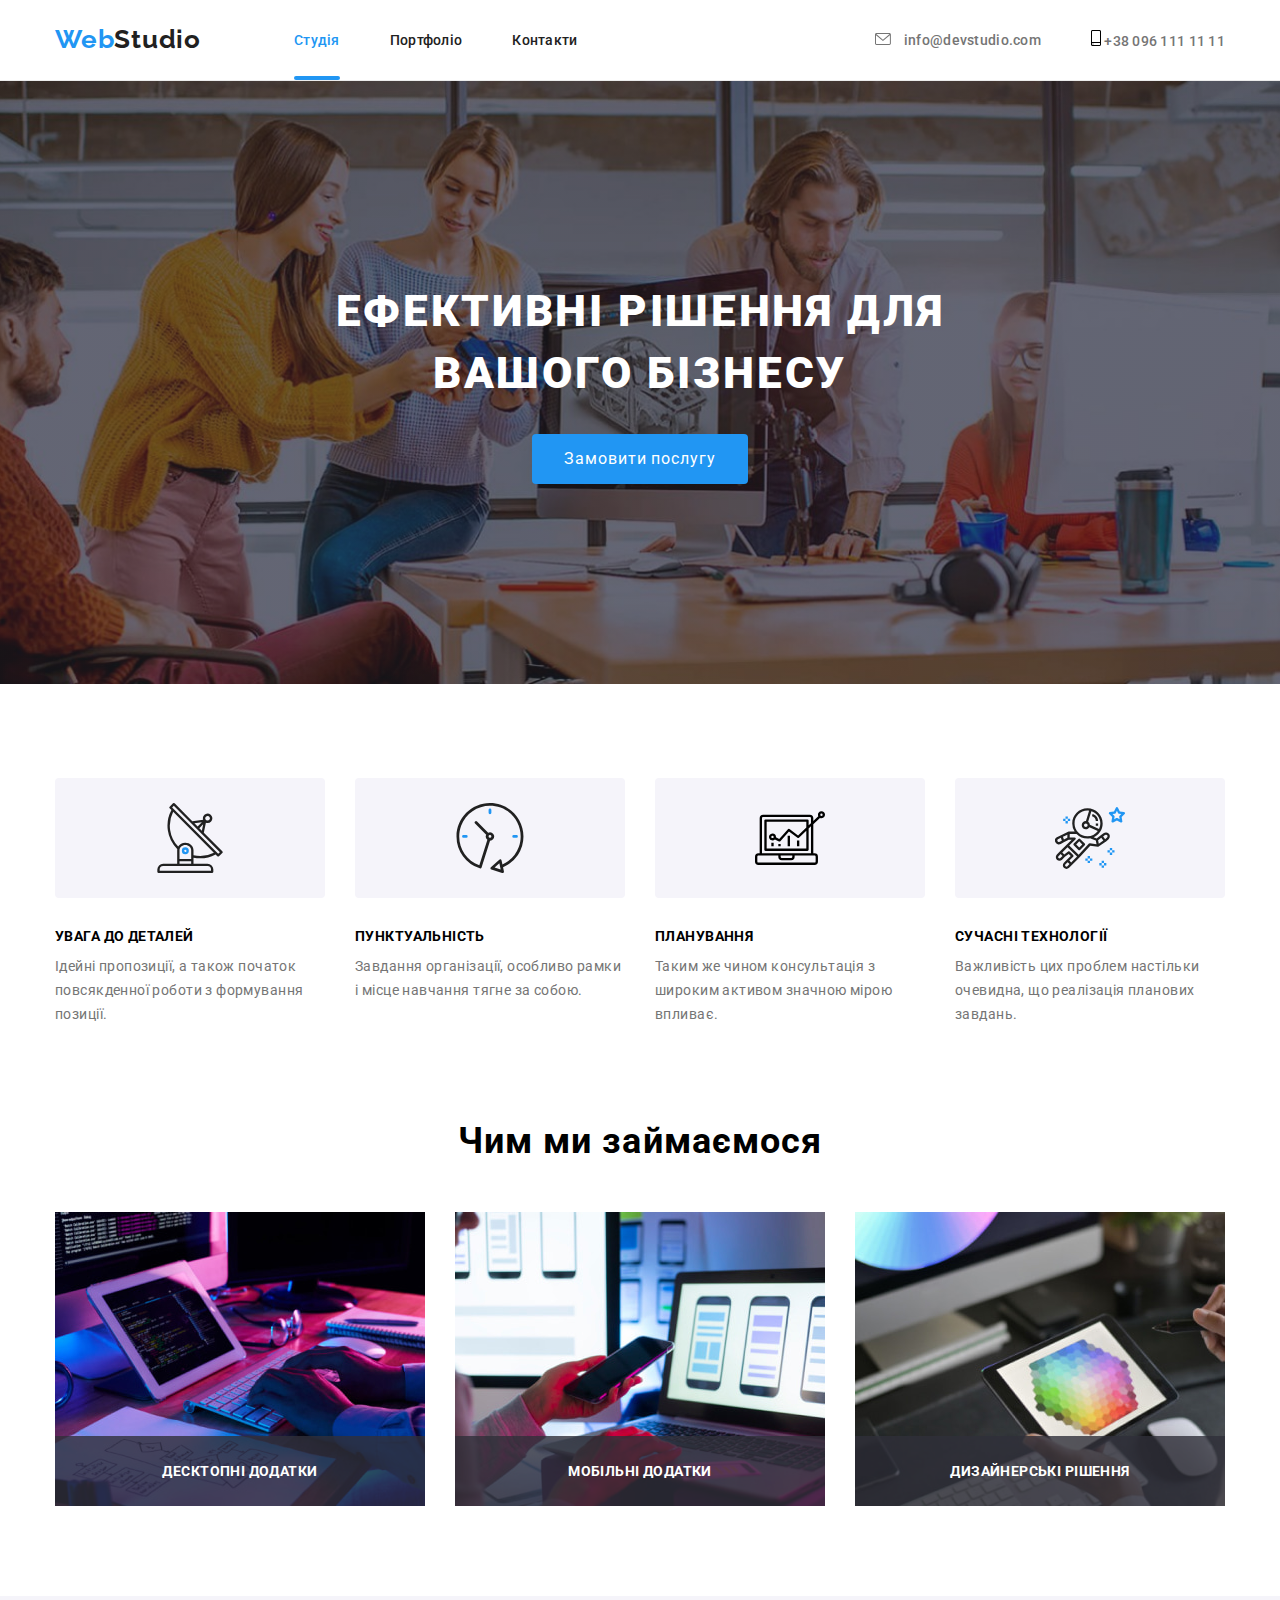
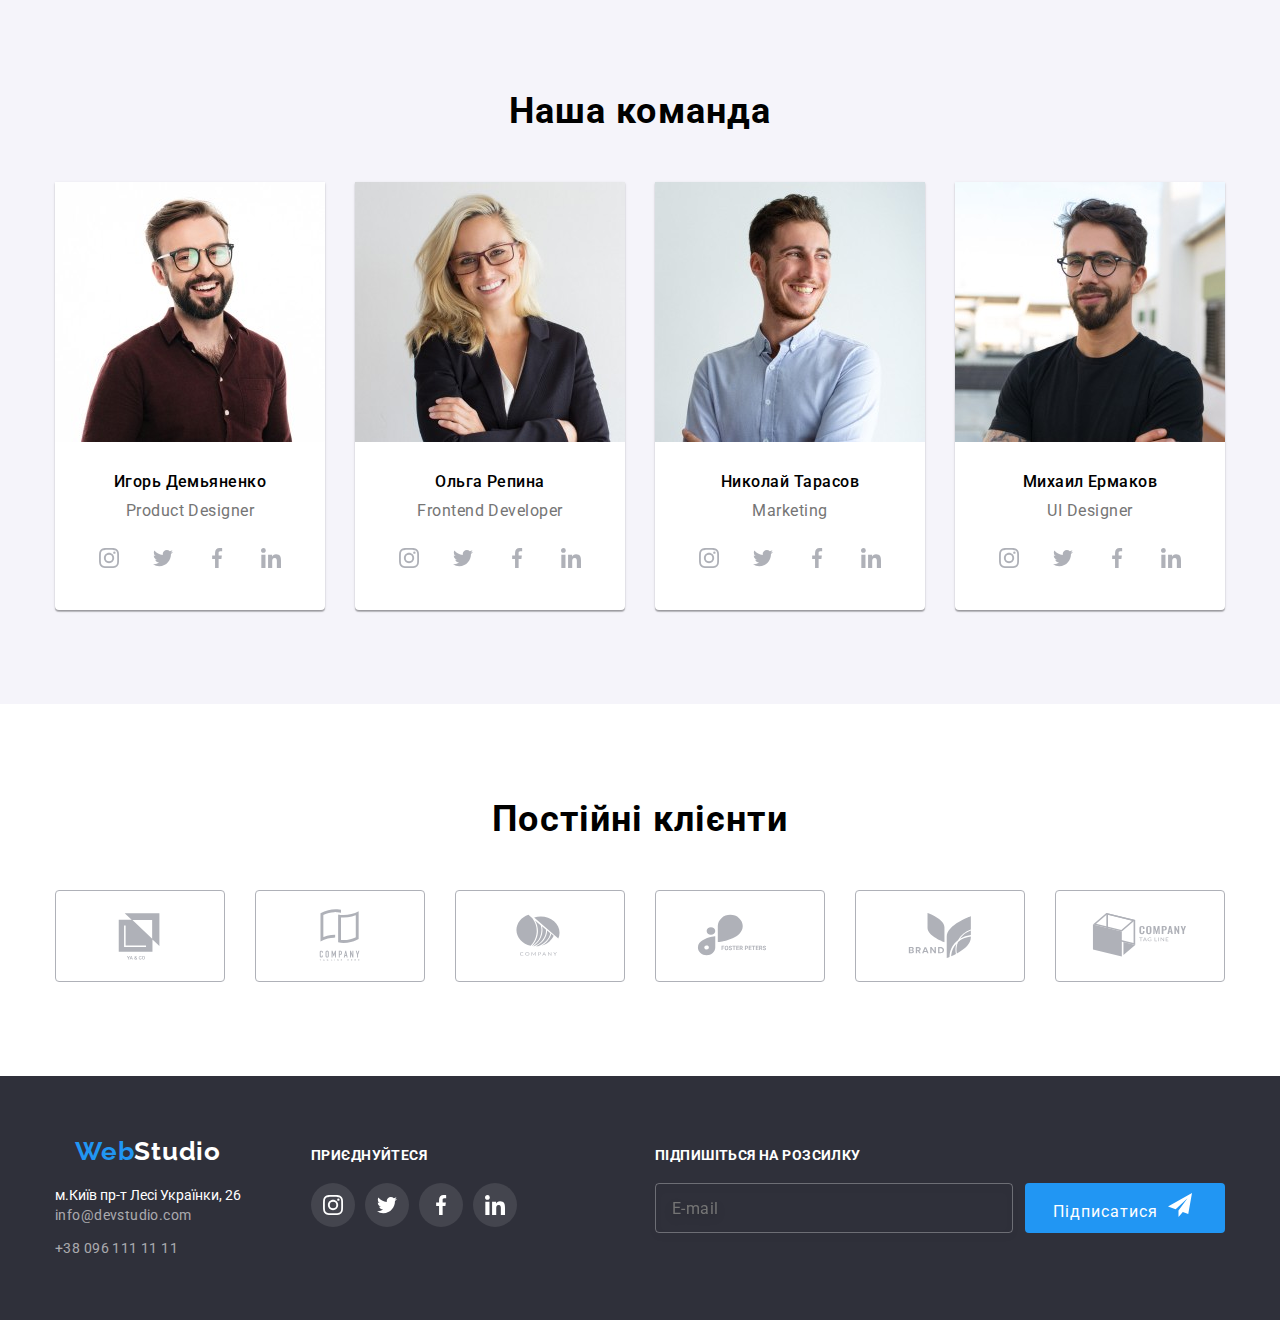
<file: index.html>
<!DOCTYPE html>
<html lang="uk">
  <head>
    <meta charset="UTF-8" />
    <meta http-equiv="X-UA-Compatible" content="IE=edge" />
    <meta name="viewport" content="width=device-width, initial-scale=1.0" />
    <title>Головна</title>
    <link rel="preconnect" href="https://fonts.googleapis.com" />
    <link rel="preconnect" href="https://fonts.gstatic.com" crossorigin />
    <link
      href="https://fonts.googleapis.com/css2?family=Raleway:wght@700&family=Roboto:wght@400;500;700;900&display=swap"
      rel="stylesheet"
    />
    <link
      rel="stylesheet"
      href="https://cdnjs.cloudflare.com/ajax/libs/modern-normalize/1.1.0/modern-normalize.min.css"
    />
    <link rel="stylesheet" href="./css/main.min.css" />
  </head>
  <body>
    <!-- HEADER -->
    <header class="header">
      <div class="container header-container">
        <nav class="header-container header-container__nav">
          <a class="logo" href="" lang="en"
            >Web<span class="logo--accent">Studio</span></a
          >
          <ul class="list site-nav">
            <li class="site-nav__item"><a class="site-nav site-nav__link current" href="./index.html">Студія</a></li>
            <li class="site-nav__item"><a class="site-nav site-nav__link" href="./portfolio.html">Портфоліо</a></li>
            <li class="site-nav__item"><a class="site-nav site-nav__link" href="">Контакти</a></li>
          </ul>
        </nav>
<button class="menu-btn" type="button" data-menu-open aria-expanded="false"
aria-controls="mobile-menu">
  <svg width="40" height="40">
    <use href="./images/icons.svg#mobile-menu"></use>
  </svg>
</button>

        <ul class="list header-container header-contacts-tablet header-container-hidden">
          <li>
            <a class="header-container__contacts" href="mailto:info@devstudio.com"
        ><svg class="header-container__icon" width="16" height="12"><use href="./images/icons.svg#envelope"></use>
        </svg> info@devstudio.com</a
            >
          </li>
          <li><a class="header-container__contacts" href="tel:+380961111111"> <svg class="header-container--icon" width="10" height="16">
            <use href="./images/icons.svg#smartphone"></use>
          </svg> +38 096 111 11 11</a></li>
        </ul>
      </div>
    </header>
    <!-- MAIN -->
    <main>
      <!-- Ефективні рішення -->
      <section class="overlay heading hero-heading">
        <h1 class="heading hero-heading__title">Ефективні рішення для вашого бізнесу</h1>
        <button type="button" class="button" data-modal-open>Замовити послугу</button>
      </section> 

      <!--  Особливості (приховано)-->
      <section class="features section">
        <div class="container">
          <h2 class="visually-hidden">Особливості компанії</h2>
          <ul class="list features__list">
            <li class="features__items">
              <div class="features__icon">
              <svg width="70" height="70">
                <use href="./images/icons.svg#antenna"></use>
              </svg>
            </div>
              <h3 class="features__item">Увага до деталей</h3>
              <p class="features__descr">
                Ідейні пропозиції, а також початок повсякденної роботи з формування позиції.
              </p>
            </li>
            <li class="features__items">
              <div class="features__icon">
                <svg width="70" height="70">
                  <use href="./images/icons.svg#clock"></use>
                </svg>
              </div>
              <h3 class="features__item">Пунктуальність</h3>
              <p class="features__descr">
                Завдання організації, особливо рамки і місце навчання тягне за собою.
              </p>
            </li>
            <li class="features__items">
              <div class="features__icon">
                <svg width="70" height="70">
                  <use href="./images/icons.svg#diagram"></use>
                </svg>
              </div>
              <h3 class="features__item">Планування</h3>
              <p class="features__descr">
                Таким же чином консультація з широким активом значною мірою впливає.
              </p>
            </li>
            <li class="features__items">
              <div class="features__icon">
                <svg width="70" height="70">
                  <use href="./images/icons.svg#astronaut"></use>
                </svg>
              </div>
              <h3 class="features__item">Сучасні технології</h3>
              <p class="features__descr">
                Важливість цих проблем настільки очевидна, що реалізація планових завдань.
              </p>
            </li>
          </ul>
        </div>
      </section>

      <!-- Чим займаються -->
      <section class="section-hidden">
        <div class="container activities">
          <h2 class="heading-two">Чим ми займаємося</h2>
          <ul class="list activities__container">
            <li class="activities__item">
              <img src="./images/box1.jpg" alt="Руки на клавіатурі" width="370" height="295" />
              <div class="activities__overlay">
                <p class="activities__text">Десктопні додатки</p>
              </div>
            </li>
            <li class="activities__item">
              <img src="./images/box2.jpg" alt="Телефон у руці" width="370" height="295" />
              <div class="activities__overlay">
                <p class="activities__text">Мобільні додатки</p>
              </div>
            </li>
            <li class="activities__item">
              <img src="./images/box3.jpg" alt="Планшет у руці" width="370" height="295" />
              <div class="activities__overlay">
                <p class="activities__text">Дизайнерські рішення</p>
              </div>
            </li>
          </ul>
        </div>
      </section>

      <!-- Наша команда -->
      <section class="section team-section">
        <div class="container team-container">
          <h2 class="heading-two">Наша команда</h2>
          <ul class="list team">
            <li class="team__card">
              <img srcset="
              ./images/team-images/img1@1x_sm.jpg 450w, 
              ./images/team-images/img1@2x_sm.jpg 900w, 
              ./images/team-images/img1@1x_md.jpg 354w, 
              ./images/team-images/img1@2x_md.jpg 708w,
              ./images/team-images/img1@1x_lg.jpg 270w,
              ./images/team-images/img1@2x_lg.jpg 540w
              " 
              sizes="(min-width: 1200px) 270px, (min-width: 768px) 354px, 100vw"
              src="./images/team-images/img1@1x_sm.jpg" alt="Фото дизайнера" width="" height="" />
              <div class="team__wrapper">
                <h3 class="team__name">Игорь Демьяненко</h3>
                <p class="team__job" lang="en">Product Designer</p>
                <ul class="socials list">
                  <li class="socials__item">
                    <a class="socials__link link" href="" target="_blank" rel="noopener noreferrer" aria-label="instagram">
                      <svg class="socials__icon" width="20" height="20">
                        <use href="./images/icons.svg#instagram"></use>
                      </svg>
                    </a>
                  </li>

                  <li class="socials__item">
                    <a class="socials__link link" href="" target="_blank" rel="noopener noreferrer" aria-label="twitter">
                      <svg class="socials__icon" width="20" height="20">
                        <use href="./images/icons.svg#twitter"></use>
                      </svg>
                    </a>
                  </li>

                  <li class="socials__item">
                    <a class="socials__link link" href="" target="_blank" rel="noopener noreferrer" aria-label="facebook">
                      <svg class="socials__icon" width="20" height="20">
                        <use href="./images/icons.svg#facebook"></use>
                      </svg>
                    </a>
                  </li>

                  <li class="socials__item">
                    <a class="socials__link link" href="" target="_blank" rel="noopener noreferrer" aria-label="linkedin">
                      <svg class="socials__icon" width="20" height="20">
                        <use href="./images/icons.svg#linkedin"></use>
                      </svg>
                    </a>
                  </li>
              </div>
            </li>
            <li class="team__card">
              <img srcset="
              ./images/team-images/img2@1x_sm.jpg 450w, 
              ./images/team-images/img2@2x_sm.jpg 900w, 
              ./images/team-images/img2@1x_md.jpg 354w, 
              ./images/team-images/img2@2x_md.jpg 708w,
              ./images/team-images/img2@1x_lg.jpg 270w,
              ./images/team-images/img2@2x_lg.jpg 540w
              " 
              sizes="(min-width: 1200px) 270px, (min-width: 768px) 354px, 100vw"
               src="./images/team-images/img2@1x_sm.jpg" alt="Фото разработчика" width="" height="" />
              <div class="team__wrapper">
                <h3 class="team__name">Ольга Репина</h3>
                <p class="team__job" lang="en">Frontend Developer</p>
                <ul class="socials list">
                  <li class="socials__item">
                    <a class="socials__link link" href="" target="_blank" rel="noopener noreferrer" aria-label="instagram">
                      <svg class="socials__icon" width="20" height="20">
                        <use href="./images/icons.svg#instagram"></use>
                      </svg>
                    </a>
                  </li>

                  <li class="socials__item">
                    <a class="socials__link link" href="" target="_blank" rel="noopener noreferrer" aria-label="twitter">
                      <svg class="socials__icon" width="20" height="20">
                        <use href="./images/icons.svg#twitter"></use>
                      </svg>
                    </a>
                  </li>

                  <li class="socials__item">
                    <a class="socials__link link" href="" target="_blank" rel="noopener noreferrer" aria-label="facebook">
                      <svg class="socials__icon" width="20" height="20">
                        <use href="./images/icons.svg#facebook"></use>
                      </svg>
                    </a>
                  </li>

                  <li class="socials__item">
                    <a class="socials__link link" href="" target="_blank" rel="noopener noreferrer" aria-label="linkedin">
                      <svg class="socials__icon" width="20" height="20">
                        <use href="./images/icons.svg#linkedin"></use>
                      </svg>
                    </a>
                  </li>
      
                  
              </div>
            </li>
            <li class="team__card">
              <img srcset="
              ./images/team-images/img3@1x_sm.jpg 450w, 
              ./images/team-images/img3@2x_sm.jpg 900w, 
              ./images/team-images/img3@1x_md.jpg 354w, 
              ./images/team-images/img3@2x_md.jpg 708w,
              ./images/team-images/img3@1x_lg.jpg 270w,
              ./images/team-images/img3@2x_lg.jpg 540w
              " 
              sizes="(min-width: 1200px) 270px, (min-width: 768px) 354px, 100vw"
              src="./images/team-images/img3@1x_sm.jpg" alt="Фото маркетолога" width="" height="" />
              <div class="team__wrapper">
                <h3 class="team__name">Николай Тарасов</h3>
                <p class="team__job" lang="en">Marketing</p>
                <ul class="socials list">
                  <li class="socials__item">
                    <a class="socials__link link" href="" target="_blank" rel="noopener noreferrer" aria-label="instagram">
                      <svg class="socials__icon" width="20" height="20">
                        <use href="./images/icons.svg#instagram"></use>
                      </svg>
                    </a>
                  </li>

                  <li class="socials__item">
                    <a class="socials__link link" href="" target="_blank" rel="noopener noreferrer" aria-label="twitter">
                      <svg class="socials__icon" width="20" height="20">
                        <use href="./images/icons.svg#twitter"></use>
                      </svg>
                    </a>
                  </li>

                  <li class="socials__item">
                    <a class="socials__link link" href="" target="_blank" rel="noopener noreferrer" aria-label="facebook">
                      <svg class="socials__icon" width="20" height="20">
                        <use href="./images/icons.svg#facebook"></use>
                      </svg>
                    </a>
                  </li>

                  <li class="socials__item">
                    <a class="socials__link link" href="" target="_blank" rel="noopener noreferrer" aria-label="linkedin">
                      <svg class="socials__icon" width="20" height="20">
                        <use href="./images/icons.svg#linkedin"></use>
                      </svg>
                    </a>
                  </li>
              </div>
            </li>
            <li class="team__card">
              <img srcset="
              ./images/team-images/img4@1x_sm.jpg 450w, 
              ./images/team-images/img4@2x_sm.jpg 900w, 
              ./images/team-images/img4@1x_md.jpg 354w, 
              ./images/team-images/img4@2x_md.jpg 708w,
              ./images/team-images/img4@1x_lg.jpg 270w,
              ./images/team-images/img4@2x_lg.jpg 540w
              " 
              sizes="(min-width: 1200px) 270px, (min-width: 768px) 354px, 100vw"
          
              src="./images/team-images/img4@1x_sm.jpg"
                alt="Фото дизайнера интерфейса"
                width=""
                height=""
              />
              <div class="team__wrapper">
                <h3 class="team__name">Михаил Ермаков</h3>
                <p class="team__job" lang="en">UI Designer</p>
                <ul class="socials list">
                  <li class="socials__item">
                    <a class="socials__link link" href="" target="_blank" rel="noopener noreferrer" aria-label="instagram">
                      <svg class="socials__icon" width="20" height="20">
                        <use href="./images/icons.svg#instagram"></use>
                      </svg>
                    </a>
                  </li>

                  <li class="socials__item">
                    <a class="socials__link link" href="" target="_blank" rel="noopener noreferrer" aria-label="twitter">
                      <svg class="socials__icon" width="20" height="20">
                        <use href="./images/icons.svg#twitter"></use>
                      </svg>
                    </a>
                  </li>

                  <li class="socials__item">
                    <a class="socials__link link" href="" target="_blank" rel="noopener noreferrer" aria-label="facebook">
                      <svg class="socials__icon" width="20" height="20">
                        <use href="./images/icons.svg#facebook"></use>
                      </svg>
                    </a>
                  </li>

                  <li class="socials__item">
                    <a class="socials__link link" href="" target="_blank" rel="noopener noreferrer" aria-label="linkedin">
                      <svg class="socials__icon" width="20" height="20">
                        <use href="./images/icons.svg#linkedin"></use>
                      </svg>
                    </a>
                  </li>
              </div>
            </li>
          </ul>
          </ul>
        </div>
      </section>
    

<!-- Постійні клієнти -->
<section class="section">
  <div class="container">
<h2 class="heading-two">Постійні клієнти</h2>

<ul class="clients list">
  <li class="clients">
    <a class="link clients__link" href="" target="_blank" rel="noopener noreferrer" aria-label="logo-one">
      <svg class="clients__icon" width="106" height="60">
        <use href="./images/icons.svg#logo-1"></use>
      </svg>
    </a>
  </li>

  <li class="clients">
    <a class="link clients__link" href="" target="_blank" rel="noopener noreferrer" aria-label="logo-two">
      <svg class="clients__icon" width="106" height="60">
        <use href="./images/icons.svg#logo-2"></use>
      </svg>
    </a>
  </li>
  <li class="clients">
    <a class="link clients__link" href="" target="_blank" rel="noopener noreferrer" aria-label="logo-three">
      <svg class="clients__icon" width="106" height="60">
        <use href="./images/icons.svg#logo-3"></use>
      </svg>
    </a>
  </li>
  <li class="clients">
    <a class="link clients__link" href="" target="_blank" rel="noopener noreferrer" aria-label="logo-four">
      <svg class="clients__icon" width="106" height="60">
        <use href="./images/icons.svg#logo-4"></use>
      </svg>
    </a>
  </li>
  <li class="clients">
    <a class="link clients__link" href="" target="_blank" rel="noopener noreferrer" aria-label="logo-five">
      <svg class="clients__icon" width="106" height="60">
        <use href="./images/icons.svg#logo-5"></use>
      </svg>
    </a>
  </li>
  <li class="clients">
    <a class="link clients__link" href="" target="_blank" rel="noopener noreferrer" aria-label="logo-six">
      <svg class="clients__icon" width="106" height="60">
        <use href="./images/icons.svg#logo-6"></use>
      </svg>
    </a>
  </li>
</ul>
  </div>
  

</section>
</main>
    <!-- Футер -->

    <footer class="bottom">
      <div class="container bottom-container">
        <div class="bottom-container__logo">
          <a class="bottom-logo" href="" lang="en"
          >Web<span class="bottom-logo--accent">Studio</span>
          </a
        >
        <div class="contacts-information">
        <address class="contact-info">
          <p class="contact-info__place">м.Київ пр-т Лесі Українки, 26</p>
          <ul class="list bottom-contacts">
            <li>
              <a class="bottom-contacts__item" href="mailto:info@devstudio.com">info@devstudio.com</a>
            </li>
            <li><a class="bottom-contacts__item" href="tel:+380961111111">+38 096 111 11 11</a></li>
          </ul>
        </address>
      </div>
      </div>
<div class="bottom-invitation">
  <p class="bottom-invitation__text">Приєднуйтеся</p>
  <ul class="socials list">
    <li class="bottom-socials">
      <a class="bottom-socials__link link" href="" target="_blank" rel="noopener noreferrer" aria-label="instagram">
        <svg class="bottom-socials__icon" __idth="20" height="20">
          <use href="./images/icons.svg#instagram"></use>
        </svg>
      </a>
    </li>

    <li class="bottom-socials">
      <a class="bottom-socials__link link" href="" target="_blank" rel="noopener noreferrer" aria-label="twitter">
        <svg class="bottom-socials__icon" width="20" height="20">
          <use href="./images/icons.svg#twitter"></use>
        </svg>
      </a>
    </li>

    <li class="bottom-socials">
      <a class="bottom-socials__link link" href="" target="_blank" rel="noopener noreferrer" aria-label="facebook">
        <svg class="bottom-socials__icon" width="20" height="20">
          <use href="./images/icons.svg#facebook"></use>
        </svg>
      </a>
    </li>

    <li class="bottom-socials">
      <a class="bottom-socials__link link" href="" target="_blank" rel="noopener noreferrer" aria-label="linkedin">
        <svg class="bottom-socials__icon" width="20" height="20">
          <use href="./images/icons.svg#linkedin"></use>
        </svg>
      </a>
    </li>
    </ul>
</div>

<div class="bottom-invit">
  <p class="bottom-invitation__text">Підпишіться на розсилку</p>
<form class="bottom-invitation__form">
<input class="bottom-invitation__email" type="email" name="email" placeholder="E-mail">
<button type="submit" class="bottom-button">Підписатися<svg class="bottom-button__icon" width="24" height="24">
  <use href="./images/icons.svg#icon-send"></use>
</svg> 
</button>
</form>
</div>
</div>
    </footer>

<!-- Модалка -->

<div class="backdrop is-hidden" data-modal>
<div class="modal">
  <button class="modal-btn" data-modal-close>
    <svg class="modal-btn__icon" width="18" height="18">
      <use href="./images/icons.svg#close"></use>
    </svg>
  </button>

  <form class="form">
    <strong class="form__title">Залиште свої дані, ми вам зателефонуємо</strong>
    <div class="form__group" role="group">
      <label class="form__wrap">
      <span class="form__label">Ім'я</span>
      <input class="form__input" type="text" name="user-name">
<svg class="form__icon" width="18" height="18">
  <use href="./images/icons.svg#person-black"></use>
</svg>
</label> 

<label class="form__wrap">
  <span class="form__label">Телефон</span>
  <input class="form__input" type="tel" name="user-tel">
<svg class="form__icon" width="18" height="18">
<use href="./images/icons.svg#phone-black"></use>
</svg>
</label> 

<label class="form__wrap">
  <span class="form__label">Пошта</span>
  <input class="form__input" type="email" name="user-email">
<svg class="form__icon" width="18" height="18">
<use href="./images/icons.svg#email-black"></use>
</svg>
</label> 

<label class="form__wrap">
  <span class="form__label">Коментар</span>
  <textarea class="form__input form__comment" type="text" name="comment" placeholder="Введіть текст"></textarea>
</label> 
</div> 

<!-- Приймаю умови -->

<label class="form__agreement">
  <input class="form__checkbox visually-hidden" type="checkbox" name="agreement">
  <svg class="form__agreement-icon" width="16" height="15">
<use class="form__agreement-icon form__agreement-icon--unchecked" href="./images/icons.svg#checkbox"></use>
<use class="form__agreement-icon form__agreement-icon--checked" href="./images/icons.svg#icon-check"></use>
</svg>
<span class="form__agreement-text">Погоджуюся з розсилкою та приймаю <a href="" class="form__conditions">Умови договору</a></span>
</label> 

<button class="register-form-btn" type="submit">Відправити</button>
  </form>
</div>
</div>

<!-- Mobile Menu -->
<div class="menu-overlay" data-menu>
  <div class="menu-container">
    <button class="menu-btn menu-btn--close" type="button" data-menu-close>
      <svg width="40" height="40">
        <use href="./images/icons.svg#mobile-menu-close"></use>
      </svg>
    </button>
<ul class="mobile-list list">
  <li class="mobile-list__item"><a href="./index.html" class="mobile-list__link mobile-list__link--top link">Студія</a></li>
  <li class="mobile-list__item"><a href="./portfolio.html" class="mobile-list__link mobile-list__link--top link">Портфоліо</a></li>
  <li class="mobile-list__item"><a href="" class="mobile-list__link mobile-list__link--top link">Контакти</a></li>
</ul>
<div>
<ul class="mobile-list list">
  <li class="mobile-list__item"><a href="" class="mobile-list__link mobile-list__link--accent link">+38 096 111 11 11</a></li>
  <li class="mobile-list__item"><a href="" class="mobile-list__link mobile-list__link--grey link">info@devstudio.com</a></li>
</ul>

<ul class="mobile-socials list">
  <li class="mobile-socials__item"><a href="" class="mobile-socials__link link">Instagram</a></li>
  <li class="mobile-socials__item"><a href="" class="mobile-socials__link link">Twitter</a></li>
  <li class="mobile-socials__item"><a href="" class="mobile-socials__link link">Facebook</a></li>
  <li class="mobile-socials__item"><a href="" class="mobile-socials__link link">Linkedin</a></li>
</ul>
</div>
  </div>
</div>

<script src="./js/modal.js"></script> 
<script src="./js/mobile-menu.js"></script>
  </body>
</html>
</file>
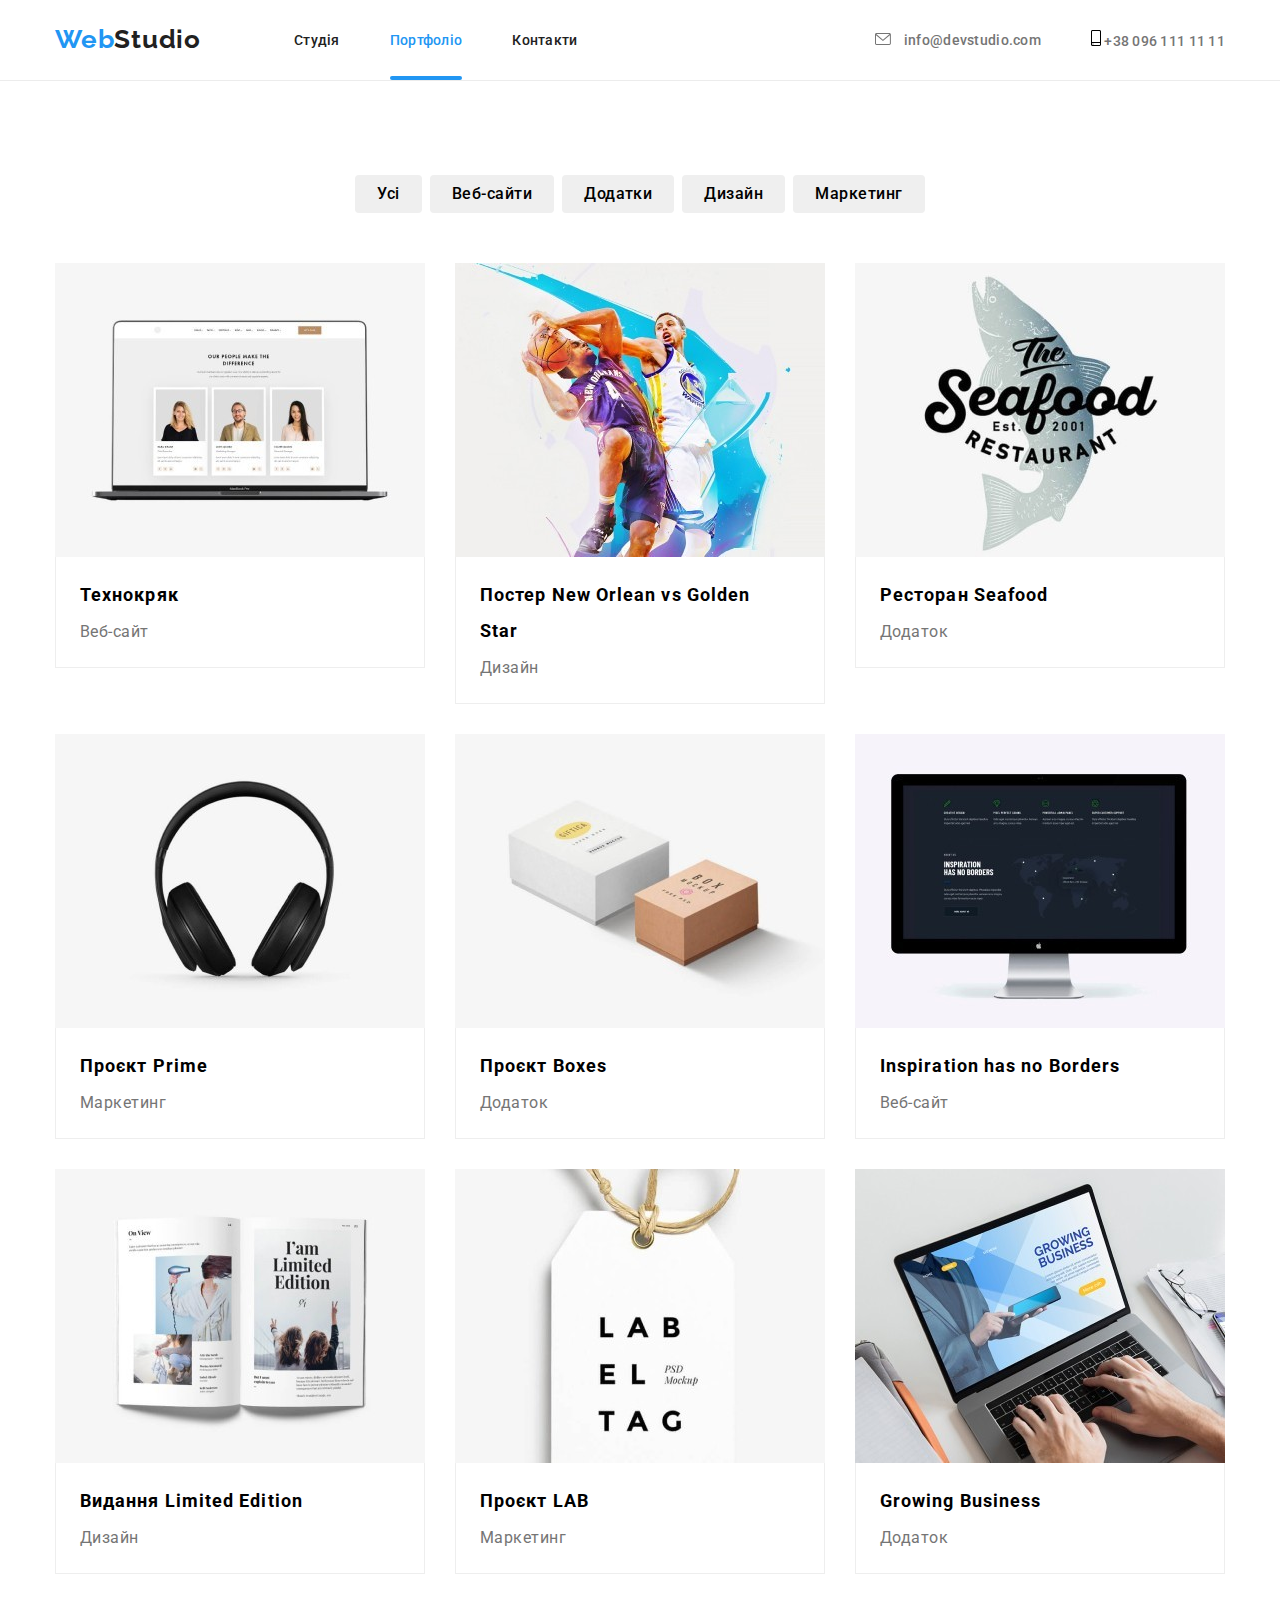
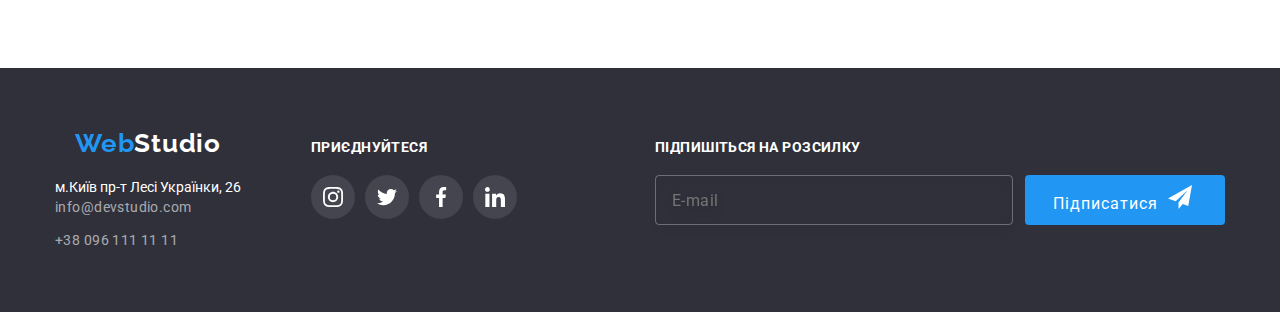
<file: portfolio.html>
<!DOCTYPE html>
<html lang="uk">
  <head>
    <meta charset="UTF-8" />
    <meta http-equiv="X-UA-Compatible" content="IE=edge" />
    <meta name="viewport" content="width=device-width, initial-scale=1.0" />
    <title>Document</title>
    <link rel="preconnect" href="https://fonts.googleapis.com" />
    <link rel="preconnect" href="https://fonts.gstatic.com" crossorigin />
    <link
      href="https://fonts.googleapis.com/css2?family=Raleway:wght@700&family=Roboto:wght@400;500;700;900&display=swap"
      rel="stylesheet"
    />
    <link
      rel="stylesheet"
      href="https://cdnjs.cloudflare.com/ajax/libs/modern-normalize/1.1.0/modern-normalize.min.css"
    />
    <link rel="stylesheet" href="./css/main.min.css" />
  </head>

  <body>
    <!-- HEADER -->
    <header class="header">
      <div class="container header-container">
        <nav class="header-container header-container__nav">
          <a class="logo" href="" lang="en">Web<span class="logo--accent">Studio</span></a>
          <ul class="list site-nav">
            <li class="site-nav__item">
              <a class="site-nav site-nav__link" href="./index.html">Студія</a>
            </li>
            <li class="site-nav__item">
              <a class="site-nav site-nav__link current" href="./portfolio.html">Портфоліо</a>
            </li>
            <li class="site-nav__item"><a class="site-nav site-nav__link" href="">Контакти</a></li>
          </ul>
        </nav>
        <button class="menu-btn" type="button" data-menu-open>
          <svg width="40" height="40">
            <use href="./images/icons.svg#mobile-menu"></use>
          </svg>
        </button>

        <ul class="list header-container header-contacts-tablet header-container-hidden">
          <li>
            <a class="header-container__contacts" href="mailto:info@devstudio.com"
              ><svg class="header-container__icon" width="16" height="12">
                <use href="./images/icons.svg#envelope"></use>
              </svg>
              info@devstudio.com</a
            >
          </li>
          <li>
            <a class="header-container__contacts" href="tel:+380961111111">
              <svg class="header-container--icon" width="10" height="16">
                <use href="./images/icons.svg#smartphone"></use>
              </svg>
              +38 096 111 11 11</a
            >
          </li>
        </ul>
      </div>
    </header>

    <main>
      <!-- Фільтр на сторінці Портфоліо -->
      <section class="filters section">
        <div class="container">
          <ul class="list filters__container">
            <li><button class="filters__button" type="button">Усі</button></li>
            <li><button class="filters__button" type="button">Веб-сайти</button></li>
            <li><button class="filters__button" type="button">Додатки</button></li>
            <li><button class="filters__button" type="button">Дизайн</button></li>
            <li><button class="filters__button" type="button">Маркетинг</button></li>
          </ul>
          <!-- Продукти компанії -->
          <ul class="list products-container">
            <li class="products">
              <a class="link products__card" href="" target="-blank" rel="noopener noreferrer">
                <div class="products__thumb">
                  <img
                    srcset="
                      ./images/products-images/img1@1x_sm.jpg 450w,
                      ./images/products-images/img1@2x_sm.jpg 900w,
                      ./images/products-images/img1@1x_md.jpg 354w,
                      ./images/products-images/img1@2x_md.jpg 708w,
                      ./images/products-images/img1@1x_lg.jpg 370w,
                      ./images/products-images/img1@2x_lg.jpg 740w
                    "
                    sizes="(min-width: 1200px) 370px, (min-width: 768px) 354px, 100vw"
                    src="./images/products-images/img1@1x_sm.jpg"
                    alt="Сайт компании"
                    width=""
                    height=""
                  />
                  <div class="products__overlay">
                    <p class="products__text">
                      Ресурс пропонує комплексні пропозиції з різним рівнем функціоналу та сервісів.
                      Все це дозволить відвідувачу отримати вичерпні відомості про компанію чи
                      приватну особу.
                    </p>
                  </div>
                </div>
                <div class="products__wrapper">
                  <h3 class="products__item">Технокряк</h3>
                  <p class="products__descr">Веб-сайт</p>
                </div>
              </a>
            </li>
            <li class="products">
              <a class="link products__card" href="" target="-blank" rel="noopener noreferrer">
                <div class="products__thumb">
                  <img
                    srcset="
                      ./images/products-images/img2@1x_sm.jpg 450w,
                      ./images/products-images/img2@2x_sm.jpg 900w,
                      ./images/products-images/img2@1x_md.jpg 354w,
                      ./images/products-images/img2@2x_md.jpg 708w,
                      ./images/products-images/img2@1x_lg.jpg 370w,
                      ./images/products-images/img2@2x_lg.jpg 740w
                    "
                    sizes="(min-width: 1200px) 370px, (min-width: 768px) 354px, 100vw"
                    src="./images/products-images/img2@1x_sm.jpg"
                    alt="Грають в баскетбол"
                    width=""
                    height=""
                  />
                  <div class="products__overlay">
                    <p class="products__text">
                      Ресурс пропонує комплексні пропозиції з різним рівнем функціоналу та сервісів.
                      Все це дозволить відвідувачу отримати вичерпні відомості про компанію чи
                      приватну особу.
                    </p>
                  </div>
                </div>
                <div class="products__wrapper">
                  <h3 class="products__item">Постер New Orlean vs Golden Star</h3>
                  <p class="products__descr">Дизайн</p>
                </div>
              </a>
            </li>
            <li class="products">
              <a class="link products__card" href="" target="-blank" rel="noopener noreferrer">
                <div class="products__thumb">
                  <img
                    srcset="
                      ./images/products-images/img3@1x_sm.jpg 450w,
                      ./images/products-images/img3@2x_sm.jpg 900w,
                      ./images/products-images/img3@1x_md.jpg 354w,
                      ./images/products-images/img3@2x_md.jpg 708w,
                      ./images/products-images/img3@1x_lg.jpg 370w,
                      ./images/products-images/img3@2x_lg.jpg 740w
                    "
                    sizes="(min-width: 1200px) 370px, (min-width: 768px) 354px, 100vw"
                    src="./images/products-images/img3@1x_sm.jpg"
                    alt="Морська їжа"
                    width=""
                    height=""
                  />
                  <div class="products__overlay">
                    <p class="products__text">
                      Ресурс пропонує комплексні пропозиції з різним рівнем функціоналу та сервісів.
                      Все це дозволить відвідувачу отримати вичерпні відомості про компанію чи
                      приватну особу.
                    </p>
                  </div>
                </div>
                <div class="products__wrapper">
                  <h3 class="products__item">Ресторан Seafood</h3>
                  <p class="products__descr">Додаток</p>
                </div>
              </a>
            </li>
            <li class="products">
              <a class="link products__card" href="" target="-blank" rel="noopener noreferrer">
                <div class="products__thumb">
                  <img
                    srcset="
                      ./images/products-images/img4@1x_sm.jpg 450w,
                      ./images/products-images/img4@2x_sm.jpg 900w,
                      ./images/products-images/img4@1x_md.jpg 354w,
                      ./images/products-images/img4@2x_md.jpg 708w,
                      ./images/products-images/img4@1x_lg.jpg 370w,
                      ./images/products-images/img4@2x_lg.jpg 740w
                    "
                    sizes="(min-width: 1200px) 370px, (min-width: 768px) 354px, 100vw"
                    src="./images/products-images/img4@1x_sm.jpg"
                    alt="Навушники"
                    width=""
                    height=""
                  />
                  <div class="products__overlay">
                    <p class="products__text">
                      Ресурс пропонує комплексні пропозиції з різним рівнем функціоналу та сервісів.
                      Все це дозволить відвідувачу отримати вичерпні відомості про компанію чи
                      приватну особу.
                    </p>
                  </div>
                </div>
                <div class="products__wrapper">
                  <h3 class="products__item">Проєкт Prime</h3>
                  <p class="products__descr">Маркетинг</p>
                </div>
              </a>
            </li>
            <li class="products">
              <a class="link products__card" href="" target="-blank" rel="noopener noreferrer">
                <div class="products__thumb">
                  <img
                    srcset="
                      ./images/products-images/img5@1x_sm.jpg 450w,
                      ./images/products-images/img5@2x_sm.jpg 900w,
                      ./images/products-images/img5@1x_md.jpg 354w,
                      ./images/products-images/img5@2x_md.jpg 708w,
                      ./images/products-images/img5@1x_lg.jpg 370w,
                      ./images/products-images/img5@2x_lg.jpg 740w
                    "
                    sizes="(min-width: 1200px) 370px, (min-width: 768px) 354px, 100vw"
                    src="./images/products-images/img5@1x_sm.jpg"
                    alt="Дві коробки"
                    width=""
                    height=""
                  />
                  <div class="products__overlay">
                    <p class="products__text">
                      Ресурс пропонує комплексні пропозиції з різним рівнем функціоналу та сервісів.
                      Все це дозволить відвідувачу отримати вичерпні відомості про компанію чи
                      приватну особу.
                    </p>
                  </div>
                </div>
                <div class="products__wrapper">
                  <h3 class="products__item">Проєкт Boxes</h3>
                  <p class="products__descr">Додаток</p>
                </div>
              </a>
            </li>
            <li class="products">
              <a class="link products__card" href="" target="-blank" rel="noopener noreferrer">
                <div class="products__thumb">
                  <img
                    srcset="
                      ./images/products-images/img6@1x_sm.jpg 450w,
                      ./images/products-images/img6@2x_sm.jpg 900w,
                      ./images/products-images/img6@1x_md.jpg 354w,
                      ./images/products-images/img6@2x_md.jpg 708w,
                      ./images/products-images/img6@1x_lg.jpg 370w,
                      ./images/products-images/img6@2x_lg.jpg 740w
                    "
                    sizes="(min-width: 1200px) 370px, (min-width: 768px) 354px, 100vw"
                    src="./images/products-images/img6@1x_sm.jpg"
                    alt="Веб-сайт"
                    width=""
                    height=""
                  />
                  <div class="products__overlay">
                    <p class="products__text">
                      Ресурс пропонує комплексні пропозиції з різним рівнем функціоналу та сервісів.
                      Все це дозволить відвідувачу отримати вичерпні відомості про компанію чи
                      приватну особу.
                    </p>
                  </div>
                </div>
                <div class="products__wrapper">
                  <h3 class="products__item">Inspiration has no Borders</h3>
                  <p class="products__descr">Веб-сайт</p>
                </div>
              </a>
            </li>
            <li class="products">
              <a class="link products__card" href="" target="-blank" rel="noopener noreferrer">
                <div class="products__thumb">
                  <img
                    srcset="
                      ./images/products-images/img7@1x_sm.jpg 450w,
                      ./images/products-images/img7@2x_sm.jpg 900w,
                      ./images/products-images/img7@1x_md.jpg 354w,
                      ./images/products-images/img7@2x_md.jpg 708w,
                      ./images/products-images/img7@1x_lg.jpg 370w,
                      ./images/products-images/img7@2x_lg.jpg 740w
                    "
                    sizes="(min-width: 1200px) 370px, (min-width: 768px) 354px, 100vw"
                    src="./images/products-images/img7@1x_sm.jpg"
                    alt="Книга"
                    width=""
                    height=""
                  />
                  <div class="products__overlay">
                    <p class="products__text">
                      Ресурс пропонує комплексні пропозиції з різним рівнем функціоналу та сервісів.
                      Все це дозволить відвідувачу отримати вичерпні відомості про компанію чи
                      приватну особу.
                    </p>
                  </div>
                </div>
                <div class="products__wrapper">
                  <h3 class="products__item">Видання Limited Edition</h3>
                  <p class="products__descr">Дизайн</p>
                </div>
              </a>
            </li>
            <li class="products">
              <a class="link products__card" href="" target="-blank" rel="noopener noreferrer">
                <div class="products__thumb">
                  <img
                    srcset="
                      ./images/products-images/img8@1x_sm.jpg 450w,
                      ./images/products-images/img8@2x_sm.jpg 900w,
                      ./images/products-images/img8@1x_md.jpg 354w,
                      ./images/products-images/img8@2x_md.jpg 708w,
                      ./images/products-images/img8@1x_lg.jpg 370w,
                      ./images/products-images/img8@2x_lg.jpg 740w
                    "
                    sizes="(min-width: 1200px) 370px, (min-width: 768px) 354px, 100vw"
                    src="./images/products-images/img8@1x_sm.jpg"
                    alt="Лейбл"
                    width=""
                    height=""
                  />
                  <div class="products__overlay">
                    <p class="products__text">
                      Ресурс пропонує комплексні пропозиції з різним рівнем функціоналу та сервісів.
                      Все це дозволить відвідувачу отримати вичерпні відомості про компанію чи
                      приватну особу.
                    </p>
                  </div>
                </div>
                <div class="products__wrapper">
                  <h3 class="products__item">Проєкт LAB</h3>
                  <p class="products__descr">Маркетинг</p>
                </div>
              </a>
            </li>
            <li class="products">
              <a class="link products__card" href="" target="-blank" rel="noopener noreferrer">
                <div class="products__thumb">
                  <img
                    srcset="
                      ./images/products-images/img9@1x_sm.jpg 450w,
                      ./images/products-images/img9@2x_sm.jpg 900w,
                      ./images/products-images/img9@1x_md.jpg 354w,
                      ./images/products-images/img9@2x_md.jpg 708w,
                      ./images/products-images/img9@1x_lg.jpg 370w,
                      ./images/products-images/img9@2x_lg.jpg 740w
                    "
                    sizes="(min-width: 1200px) 370px, (min-width: 768px) 354px, 100vw"
                    src="./images/products-images/img9@1x_sm.jpg"
                    alt="Друк на клавіатурі"
                    width=""
                    height=""
                  />
                  <div class="products__overlay">
                    <p class="products__text">
                      Ресурс пропонує комплексні пропозиції з різним рівнем функціоналу та сервісів.
                      Все це дозволить відвідувачу отримати вичерпні відомості про компанію чи
                      приватну особу.
                    </p>
                  </div>
                </div>
                <div class="products__wrapper">
                  <h3 class="products__item">Growing Business</h3>
                  <p class="products__descr">Додаток</p>
                </div>
              </a>
            </li>
          </ul>
        </div>
      </section>
    </main>

    <!-- Футер -->
    <footer class="bottom">
      <div class="container bottom-container">
        <div class="bottom-container__logo">
          <a class="bottom-logo" href="" lang="en"
          >Web<span class="bottom-logo--accent">Studio</span>
          </a
        >
        <div class="contacts-information">
        <address class="contact-info">
          <p class="contact-info__place">м.Київ пр-т Лесі Українки, 26</p>
          <ul class="list bottom-contacts">
            <li>
              <a class="bottom-contacts__item" href="mailto:info@devstudio.com">info@devstudio.com</a>
            </li>
            <li><a class="bottom-contacts__item" href="tel:+380961111111">+38 096 111 11 11</a></li>
          </ul>
        </address>
      </div>
      </div>
<div class="bottom-invitation">
  <p class="bottom-invitation__text">Приєднуйтеся</p>
  <ul class="socials list">
    <li class="bottom-socials">
      <a class="bottom-socials__link link" href="" target="_blank" rel="noopener noreferrer" aria-label="instagram">
        <svg class="bottom-socials__icon" __idth="20" height="20">
          <use href="./images/icons.svg#instagram"></use>
        </svg>
      </a>
    </li>

    <li class="bottom-socials">
      <a class="bottom-socials__link link" href="" target="_blank" rel="noopener noreferrer" aria-label="twitter">
        <svg class="bottom-socials__icon" width="20" height="20">
          <use href="./images/icons.svg#twitter"></use>
        </svg>
      </a>
    </li>

    <li class="bottom-socials">
      <a class="bottom-socials__link link" href="" target="_blank" rel="noopener noreferrer" aria-label="facebook">
        <svg class="bottom-socials__icon" width="20" height="20">
          <use href="./images/icons.svg#facebook"></use>
        </svg>
      </a>
    </li>

    <li class="bottom-socials">
      <a class="bottom-socials__link link" href="" target="_blank" rel="noopener noreferrer" aria-label="linkedin">
        <svg class="bottom-socials__icon" width="20" height="20">
          <use href="./images/icons.svg#linkedin"></use>
        </svg>
      </a>
    </li>
    </ul>
</div>

<div class="bottom-invit">
  <p class="bottom-invitation__text">Підпишіться на розсилку</p>
<form class="bottom-invitation__form">
<input class="bottom-invitation__email" type="email" name="email" placeholder="E-mail">
<button type="submit" class="bottom-button">Підписатися<svg class="bottom-button__icon" width="24" height="24">
  <use href="./images/icons.svg#icon-send"></use>
</svg> 
</button>
</form>
</div>
</div>


    <!-- Mobile Menu -->
    <div class="menu-overlay" data-menu>
      <div class="menu-container">
        <button class="menu-btn menu-btn--close" type="button" data-menu-close>
          <svg width="40" height="40">
            <use href="./images/icons.svg#mobile-menu-close"></use>
          </svg>
        </button>
    <ul class="mobile-list list">
      <li class="mobile-list__item"><a href="./index.html" class="mobile-list__link mobile-list__link--top link">Студія</a></li>
      <li class="mobile-list__item"><a href="./portfolio.html" class="mobile-list__link mobile-list__link--top link">Портфоліо</a></li>
      <li class="mobile-list__item"><a href="" class="mobile-list__link mobile-list__link--top link">Контакти</a></li>
    </ul>
    <div>
    <ul class="mobile-list list">
      <li class="mobile-list__item"><a href="" class="mobile-list__link mobile-list__link--accent link">+38 096 111 11 11</a></li>
      <li class="mobile-list__item"><a href="" class="mobile-list__link mobile-list__link--grey link">info@devstudio.com</a></li>
    </ul>
    
    <ul class="mobile-socials list">
      <li class="mobile-socials__item"><a href="" class="mobile-socials__link link">Instagram</a></li>
      <li class="mobile-socials__item"><a href="" class="mobile-socials__link link">Twitter</a></li>
      <li class="mobile-socials__item"><a href="" class="mobile-socials__link link">Facebook</a></li>
      <li class="mobile-socials__item"><a href="" class="mobile-socials__link link">Linkedin</a></li>
    </ul>
    </div>
      </div>
    </div>

    <script src="./js/modal.js"></script>
    <script src="./js/mobile-menu.js"></script>
  </body>
</html>
</file>
<file: css/main.min.css>
:root{--main-font: "Roboto", sans-serif;--additional-font: "Raleway", sans-serif;--dark-txt-color: #212121;--grey-txt-color: #757575;--white-txt-color: #ffffff;--accent-txt-color: #2196f3;--main-bgc: #ffffff;--additional-bgc: #2f303a;--accent-color: #2196f3;--grey-icon-color: #afb1b8;--accent-icon-color: #2196f3;--white-icon-color: #ffffff}.visually-hidden{position:absolute;width:1px;height:1px;margin:-1px;border:0;padding:0;white-space:nowrap;-webkit-clip-path:inset(100%);clip-path:inset(100%);clip:rect(0 0 0 0);overflow:hidden}body{font-family:var(--main-font);background:var(--main-bgc);margin:0}h1,h2,h3,h4,h5,h6,p{margin:0}img{display:block;max-width:100%;height:auto;-o-object-fit:cover;object-fit:cover;-o-object-position:center;object-position:center}.list{list-style:none;text-decoration:none;padding:0;margin:0}.link{text-decoration:none;color:currentColor}.button{color:var(--white-txt-color);background-color:var(--accent-color);border:var(--accent-color);cursor:pointer;font-size:16px;line-height:1.875;letter-spacing:.06em;font-family:inherit;padding:10px 24px;border-radius:4px;margin-top:30px;-webkit-transition-property:background-color;transition-property:background-color;-webkit-transition-duration:250ms;transition-duration:250ms;-webkit-transition-timing-function:cubic-bezier(0.4, 0, 0.2, 1);transition-timing-function:cubic-bezier(0.4, 0, 0.2, 1)}@media screen and (min-width: 1200px){.button{padding:10px 32px}}.button:hover,.button:focus{background-color:#188ce8}.register-form-btn{display:-webkit-inline-box;display:-ms-inline-flexbox;display:inline-flex;-webkit-box-align:center;-ms-flex-align:center;align-items:center;width:200px;height:50px;padding:10px 52px;border:var(--accent-color);cursor:pointer;background-color:var(--accent-color);-webkit-box-shadow:0px 4px 4px rgba(0,0,0,.15);box-shadow:0px 4px 4px rgba(0,0,0,.15);border-radius:4px;color:var(--white-txt-color);font-size:16px;line-height:1.875;text-align:center;letter-spacing:.06em}.bottom-button{display:-webkit-box;display:-ms-flexbox;display:flex;-webkit-box-align:center;-ms-flex-align:center;align-items:center;width:200px;height:50px;color:var(--white-txt-color);background-color:var(--accent-color);border:var(--accent-color);cursor:pointer;font-size:16px;line-height:1.875;letter-spacing:.06em;font-family:inherit;padding:10px 28px;border-radius:4px;margin-left:auto;margin-right:auto}@media screen and (min-width: 1200px){.bottom-button{-webkit-box-align:baseline;-ms-flex-align:baseline;align-items:baseline}}.bottom-button__icon{margin-left:10px}.modal-btn{position:absolute;top:8px;right:8px;padding:0px;display:-webkit-box;display:-ms-flexbox;display:flex;-webkit-box-pack:center;-ms-flex-pack:center;justify-content:center;-webkit-box-align:center;-ms-flex-align:center;align-items:center;background-color:var(--main-bgc);border:1px solid rgba(0,0,0,.1);cursor:pointer;-webkit-transition:fill 250ms cubic-bezier(0.4, 0, 0.2, 1),visibility 250ms cubic-bezier(0.4, 0, 0.2, 1);transition:fill 250ms cubic-bezier(0.4, 0, 0.2, 1),visibility 250ms cubic-bezier(0.4, 0, 0.2, 1)}.modal-btn:hover{fill:var(--accent-icon-color)}.register-form-btn{display:-webkit-inline-box;display:-ms-inline-flexbox;display:inline-flex;-webkit-box-align:center;-ms-flex-align:center;align-items:center;width:200px;height:50px;padding:10px 52px;border:var(--accent-color);cursor:pointer;background-color:var(--accent-color);-webkit-box-shadow:0px 4px 4px rgba(0,0,0,.15);box-shadow:0px 4px 4px rgba(0,0,0,.15);border-radius:4px;color:var(--white-txt-color);font-size:16px;line-height:1.875;text-align:center;letter-spacing:.06em}.container{margin-right:auto;margin-left:auto;padding-right:15px;padding-left:15px}@media screen and (min-width: 480px){.container{width:480px}}@media screen and (min-width: 768px){.container{width:768px}}@media screen and (min-width: 1200px){.container{width:1200px}}.logo{font-family:var(--additional-font);font-weight:700;font-size:26px;line-height:1.1923076923;letter-spacing:.03em;color:var(--accent-txt-color);text-decoration:none;margin-right:93px;padding-top:24px;padding-bottom:25px}.logo--accent{color:var(--dark-txt-color)}.overlay{max-width:100%;margin-right:auto;margin-left:auto;background-repeat:no-repeat;background-size:cover;background-position:center;background-image:-webkit-gradient(linear, left top, right top, from(rgba(47, 48, 58, 0.4)), to(rgba(47, 48, 58, 0.4))),url("../images/hero-images/img@1x_sm.jpg");background-image:linear-gradient(to right, rgba(47, 48, 58, 0.4), rgba(47, 48, 58, 0.4)),url("../images/hero-images/img@1x_sm.jpg")}@media(min-device-pixel-ratio: 2),(-webkit-min-device-pixel-ratio: 2),(min-resolution: 192dpi),(min-resolution: 2dppx){.overlay{background-image:-webkit-gradient(linear, left top, right top, from(rgba(47, 48, 58, 0.4)), to(rgba(47, 48, 58, 0.4))),url("../images/hero-images/img@2x_sm.jpg");background-image:linear-gradient(to right, rgba(47, 48, 58, 0.4), rgba(47, 48, 58, 0.4)),url("../images/hero-images/img@2x_sm.jpg")}}@media screen and (min-width: 768px){.overlay{background-image:-webkit-gradient(linear, left top, right top, from(rgba(47, 48, 58, 0.4)), to(rgba(47, 48, 58, 0.4))),url("../images/hero-images/img@1x_md.jpg");background-image:linear-gradient(to right, rgba(47, 48, 58, 0.4), rgba(47, 48, 58, 0.4)),url("../images/hero-images/img@1x_md.jpg")}}@media screen and (min-width: 768px)and (min-device-pixel-ratio: 2),screen and (min-width: 768px)and (-webkit-min-device-pixel-ratio: 2),screen and (min-width: 768px)and (min-resolution: 192dpi),screen and (min-width: 768px)and (min-resolution: 2dppx){.overlay{background-image:-webkit-gradient(linear, left top, right top, from(rgba(47, 48, 58, 0.4)), to(rgba(47, 48, 58, 0.4))),url("../images/hero-images/img@2x_md.jpg");background-image:linear-gradient(to right, rgba(47, 48, 58, 0.4), rgba(47, 48, 58, 0.4)),url("../images/hero-images/img@2x_md.jpg")}}@media screen and (min-width: 1200px){.overlay{background-image:-webkit-gradient(linear, left top, right top, from(rgba(47, 48, 58, 0.4)), to(rgba(47, 48, 58, 0.4))),url("../images/hero-images/img@1x_lgnew.jpg");background-image:linear-gradient(to right, rgba(47, 48, 58, 0.4), rgba(47, 48, 58, 0.4)),url("../images/hero-images/img@1x_lgnew.jpg")}}@media screen and (min-width: 1200px)and (min-device-pixel-ratio: 2),screen and (min-width: 1200px)and (-webkit-min-device-pixel-ratio: 2),screen and (min-width: 1200px)and (min-resolution: 192dpi),screen and (min-width: 1200px)and (min-resolution: 2dppx){.overlay{background-image:-webkit-gradient(linear, left top, right top, from(rgba(47, 48, 58, 0.4)), to(rgba(47, 48, 58, 0.4))),url("../images/hero-images/img@2x_lgnew.jpg");background-image:linear-gradient(to right, rgba(47, 48, 58, 0.4), rgba(47, 48, 58, 0.4)),url("../images/hero-images/img@2x_lgnew.jpg")}}.bottom-logo{font-family:var(--additional-font);font-weight:700;font-size:24px;line-height:1.1666666667;letter-spacing:.03em;color:var(--accent-txt-color);text-decoration:none;text-align:center;display:block}@media screen and (min-width: 1200px){.bottom-logo{font-size:26px;line-height:1.1923076923}}.bottom-logo--accent{color:var(--white-txt-color)}.bottom{background-color:var(--additional-bgc);color:var(--white-txt-color);padding-top:60px;padding-bottom:60px;text-align:center}.bottom-container{display:block;-webkit-box-align:baseline;-ms-flex-align:baseline;align-items:baseline;-webkit-box-pack:center;-ms-flex-pack:center;justify-content:center}@media screen and (min-width: 768px)and (max-width: 1199px){.bottom-container{display:-webkit-box;display:-ms-flexbox;display:flex;-webkit-box-orient:horizontal;-webkit-box-direction:normal;-ms-flex-direction:row;flex-direction:row;-ms-flex-wrap:wrap;flex-wrap:wrap}}@media screen and (min-width: 1200px){.bottom-container{display:-webkit-box;display:-ms-flexbox;display:flex;-webkit-box-orient:horizontal;-webkit-box-direction:normal;-ms-flex-direction:row;flex-direction:row}}.bottom-container__logo{margin-bottom:60px}@media screen and (min-width: 1200px){.bottom-container__logo{margin-bottom:0px}}@media screen and (min-width: 768px){.contacts-information{max-width:232px}}.contact-info{font-style:normal;font-size:14px;margin-top:20px;text-align:center}@media screen and (min-width: 768px){.contact-info{text-align:left}}@media screen and (min-width: 1200px){.contact-info{text-align:left}}.contact-info-place{margin-bottom:9px}.list.bottom-contacts{display:block;-webkit-box-orient:vertical;-webkit-box-direction:normal;-ms-flex-direction:column;flex-direction:column;gap:9px}@media screen and (min-width: 768px){.list.bottom-contacts{display:-webkit-inline-box;display:-ms-inline-flexbox;display:inline-flex}}@media screen and (min-width: 1200px){.list.bottom-contacts{display:-webkit-box;display:-ms-flexbox;display:flex}}.bottom-contacts__item{font-size:14px;line-height:1.7142857143;letter-spacing:.03em;color:rgba(255,255,255,.6);text-decoration:none;-webkit-transition-property:color;transition-property:color;-webkit-transition-duration:250ms;transition-duration:250ms;-webkit-transition-timing-function:cubic-bezier(0.4, 0, 0.2, 1);transition-timing-function:cubic-bezier(0.4, 0, 0.2, 1)}.bottom-contacts__item__item:hover,.bottom-contacts__item__item:focus{color:var(--accent-color)}.bottom-invitation{margin-bottom:60px}@media screen and (min-width: 768px)and (max-width: 1199px){.bottom-invitation{margin-left:165px}}@media screen and (min-width: 1200px){.bottom-invitation{margin-left:70px;margin-bottom:0px;-webkit-box-pack:baseline;-ms-flex-pack:baseline;justify-content:baseline}}@media screen and (min-width: 1200px){.bottom-invit{margin-left:auto}}.bottom-invitation__text{font-weight:700;font-size:14px;line-height:16px;letter-spacing:.03em;text-transform:uppercase;color:var(--white-txt-color);margin-bottom:20px;text-align:center}@media screen and (min-width: 768px){.bottom-invitation__text{text-align:center;margin-top:0px}}@media screen and (min-width: 1200px){.bottom-invitation__text{display:-webkit-box;display:-ms-flexbox;display:flex;margin-top:0px}}.bottom-socials__link{display:-webkit-box;display:-ms-flexbox;display:flex;-webkit-box-align:center;-ms-flex-align:center;align-items:center;-webkit-box-pack:center;-ms-flex-pack:center;justify-content:center;width:44px;height:44px;background-color:rgba(255,255,255,.1);border-radius:50%;-webkit-transition-property:background-color;transition-property:background-color;-webkit-transition-duration:250ms;transition-duration:250ms;-webkit-transition-timing-function:cubic-bezier(0.4, 0, 0.2, 1);transition-timing-function:cubic-bezier(0.4, 0, 0.2, 1)}.bottom-socials__icon{fill:var(--white-icon-color)}.bottom-socials__link:hover,.bottom-socials__link:focus{background-color:var(--accent-color)}.bottom-invitation__email{display:block;margin-bottom:20px;margin-left:auto;margin-right:auto;width:450px;height:50px;border:1px solid rgba(255,255,255,.3);-webkit-filter:drop-shadow(0px 4px 4px rgba(0, 0, 0, 0.15));filter:drop-shadow(0px 4px 4px rgba(0, 0, 0, 0.15));border-radius:4px;background-color:rgba(0,0,0,0);padding:15px 16px;font-size:16px;line-height:1.25;-webkit-box-align:center;-ms-flex-align:center;align-items:center;-webkit-box-pack:center;-ms-flex-pack:center;justify-content:center;letter-spacing:.03em;color:rgba(255,255,255,.6)}@media screen and (min-width: 1200px){.bottom-invitation__email{display:-webkit-box;display:-ms-flexbox;display:flex;width:358px;margin-bottom:0px}}.bottom-invitation__form{display:block;gap:12px;-webkit-box-align:center;-ms-flex-align:center;align-items:center}@media screen and (min-width: 768px)and (max-width: 1199px){.bottom-invitation__form{display:-webkit-box;display:-ms-flexbox;display:flex;-webkit-box-orient:vertical;-webkit-box-direction:normal;-ms-flex-direction:column;flex-direction:column}}@media screen and (min-width: 1200px){.bottom-invitation__form{display:-webkit-box;display:-ms-flexbox;display:flex;-webkit-box-pack:baseline;-ms-flex-pack:baseline;justify-content:baseline}}.section{padding-top:60px;padding-bottom:60px}@media screen and (min-width: 1200px){.section{padding-top:94px;padding-bottom:94px}}.backdrop{position:fixed;top:0;left:0;z-index:1000;width:100%;height:100%;background-color:rgba(0,0,0,.2);opacity:1;-webkit-transition:opacity 250ms cubic-bezier(0.4, 0, 0.2, 1),visibility 250ms cubic-bezier(0.4, 0, 0.2, 1);transition:opacity 250ms cubic-bezier(0.4, 0, 0.2, 1),visibility 250ms cubic-bezier(0.4, 0, 0.2, 1)}.backdrop.is-hidden{opacity:0;visibility:hidden;pointer-events:none}.backdrop.is-hidden .modal{-webkit-transform:translate(-50%, -50%) scale(2);transform:translate(-50%, -50%) scale(2);opacity:0}.modal{position:absolute;top:50%;left:50%;width:528px;height:581px;background-color:var(--main-bgc);-webkit-box-shadow:0px 1px 3px rgba(0,0,0,.12),0px 1px 1px rgba(0,0,0,.14),0px 2px 1px rgba(0,0,0,.2);box-shadow:0px 1px 3px rgba(0,0,0,.12),0px 1px 1px rgba(0,0,0,.14),0px 2px 1px rgba(0,0,0,.2);border-radius:4px;padding:40px;-webkit-transform:translate(-50%, -50%) scale(1);transform:translate(-50%, -50%) scale(1);opacity:1;-webkit-transition:opacity 350ms cubic-bezier(0.4, 0, 0.2, 1),-webkit-transform 350ms cubic-bezier(0.4, 0, 0.2, 1);transition:opacity 350ms cubic-bezier(0.4, 0, 0.2, 1),-webkit-transform 350ms cubic-bezier(0.4, 0, 0.2, 1);transition:transform 350ms cubic-bezier(0.4, 0, 0.2, 1),opacity 350ms cubic-bezier(0.4, 0, 0.2, 1);transition:transform 350ms cubic-bezier(0.4, 0, 0.2, 1),opacity 350ms cubic-bezier(0.4, 0, 0.2, 1),-webkit-transform 350ms cubic-bezier(0.4, 0, 0.2, 1)}.form{text-align:center}.form__title{display:block;margin-bottom:12px;font-size:20px;line-height:30px;text-align:center;letter-spacing:.03em;color:var(--dark-txt-color)}@media screen and (min-width: 1200px){.form__title{line-height:23px}}.form__group{margin-bottom:20px}.form__wrap{display:block;position:relative;margin-bottom:10px;font-size:12px;line-height:1.1666666667;letter-spacing:.01em;color:#757575}.form__wrap:last-child{margin-bottom:0}.form__label{display:block;text-align:left;margin-bottom:4px}.form__comment{resize:none;padding:12px 16px}.form__input{width:100%;border:1px solid rgba(33,33,33,.2);border-radius:4px;padding-left:42px;padding-top:12px;padding-bottom:12px;outline:rgba(0,0,0,0);cursor:pointer;-webkit-transition:border 250ms cubic-bezier(0.4, 0, 0.2, 1),visibility 250ms cubic-bezier(0.4, 0, 0.2, 1);transition:border 250ms cubic-bezier(0.4, 0, 0.2, 1),visibility 250ms cubic-bezier(0.4, 0, 0.2, 1)}.form__input:hover,.form__input:focus{border-radius:4px;border:1px solid #2196f3}.form__input:hover+.form__icon,.form__input:focus+.form__icon{fill:var(--accent-icon-color)}.form__icon{position:absolute;bottom:11px;left:12px;-webkit-transition:fill 250ms cubic-bezier(0.4, 0, 0.2, 1),visibility 250ms cubic-bezier(0.4, 0, 0.2, 1);transition:fill 250ms cubic-bezier(0.4, 0, 0.2, 1),visibility 250ms cubic-bezier(0.4, 0, 0.2, 1)}textarea::-webkit-input-placeholder{font-size:12px;line-height:1.1666666667;letter-spacing:.01em;color:rgba(117,117,117,.5)}textarea::-moz-placeholder{font-size:12px;line-height:1.1666666667;letter-spacing:.01em;color:rgba(117,117,117,.5)}textarea:-ms-input-placeholder{font-size:12px;line-height:1.1666666667;letter-spacing:.01em;color:rgba(117,117,117,.5)}textarea::-ms-input-placeholder{font-size:12px;line-height:1.1666666667;letter-spacing:.01em;color:rgba(117,117,117,.5)}textarea::placeholder{font-size:12px;line-height:1.1666666667;letter-spacing:.01em;color:rgba(117,117,117,.5)}.form__agreement{display:-webkit-box;display:-ms-flexbox;display:flex;-webkit-box-align:center;-ms-flex-align:center;align-items:center;-webkit-box-pack:center;-ms-flex-pack:center;justify-content:center;margin-bottom:30px;gap:7px;font-size:14px;line-height:1.7142857143;letter-spacing:.03em;color:var(--grey-txt-color)}.form__agreement-text{font-size:14px;line-height:1.7142857143;letter-spacing:.03em;color:var(--grey-txt-color);-webkit-user-select:none;-moz-user-select:none;-ms-user-select:none;user-select:none;text-underline-position:under}.form__checkbox:checked+.form__agreement-icon .form__agreement-icon--unchecked{opacity:0;-webkit-transition:opacity 250ms cubic-bezier(0.4, 0, 0.2, 1);transition:opacity 250ms cubic-bezier(0.4, 0, 0.2, 1)}.form__agreement-icon .form__agreement-icon--checked{opacity:0}.form__checkbox:checked+.form__agreement-icon .form__agreement-icon--checked{opacity:1}.form__conditions{font-size:14px;line-height:1.7142857143;letter-spacing:.03em;-webkit-text-decoration-line:underline;text-decoration-line:underline;color:var(--accent-txt-color)}.menu-btn{position:absolute;right:10px;top:10px;display:-webkit-inline-box;display:-ms-inline-flexbox;display:inline-flex;-webkit-box-align:center;-ms-flex-align:center;align-items:center;-webkit-box-pack:center;-ms-flex-pack:center;justify-content:center;width:40px;height:40px;background-color:rgba(0,0,0,0);border:none;cursor:pointer;fill:#000;-webkit-transition-property:fill;transition-property:fill;-webkit-transition-duration:250ms;transition-duration:250ms;-webkit-transition-timing-function:cubic-bezier(0.4, 0, 0.2, 1);transition-timing-function:cubic-bezier(0.4, 0, 0.2, 1)}@media screen and (min-width: 768px){.menu-btn{display:none}}@media screen and (min-width: 1200px){.menu-btn{display:none}}.menu-btn:hover,.menu-btn:focus{fill:var(--accent-icon-color)}.menu-btn--close{position:absolute;right:15px;top:10px;cursor:pointer}.menu-overlay{position:fixed;top:0;left:0;width:100%;height:100%;z-index:100;background-color:rgba(0,0,0,0);opacity:0;pointer-events:none;visibility:hidden;-webkit-transition:opacity 250ms cubic-bezier(0.4, 0, 0.2, 1),visibility 250ms cubic-bezier(0.4, 0, 0.2, 1);transition:opacity 250ms cubic-bezier(0.4, 0, 0.2, 1),visibility 250ms cubic-bezier(0.4, 0, 0.2, 1)}@media screen and (min-width: 768px){.menu-overlay{display:none}}.menu-overlay.is-open{opacity:1;pointer-events:initial;visibility:visible}.menu-container{position:relative;display:-webkit-box;display:-ms-flexbox;display:flex;-webkit-box-orient:vertical;-webkit-box-direction:normal;-ms-flex-direction:column;flex-direction:column;-webkit-box-pack:justify;-ms-flex-pack:justify;justify-content:space-between;width:100%;height:100%;background-color:var(--main-bgc);padding:48px 40px;-webkit-transform:translateX(100%);transform:translateX(100%);-webkit-transition:-webkit-transform 250ms cubic-bezier(0.4, 0, 0.2, 1);transition:-webkit-transform 250ms cubic-bezier(0.4, 0, 0.2, 1);transition:transform 250ms cubic-bezier(0.4, 0, 0.2, 1);transition:transform 250ms cubic-bezier(0.4, 0, 0.2, 1), -webkit-transform 250ms cubic-bezier(0.4, 0, 0.2, 1)}.menu-overlay.is-open .menu-container{-webkit-transform:translateX(0);transform:translateX(0)}.mobile-list{display:-webkit-box;display:-ms-flexbox;display:flex;-webkit-box-orient:vertical;-webkit-box-direction:normal;-ms-flex-direction:column;flex-direction:column;gap:32px}.mobile-list:first-child{margin-bottom:auto}.mobile-list__link--top{font-weight:500;font-size:40px;line-height:1.175;letter-spacing:.02em;color:var(--dark-txt-color)}.mobile-list__link--top:hover,.mobile-list__link--top:focus{color:var(--accent-txt-color)}.mobile-socials{display:-webkit-box;display:-ms-flexbox;display:flex;-ms-flex-wrap:wrap;flex-wrap:wrap;-webkit-box-orient:horizontal;-webkit-box-direction:normal;-ms-flex-direction:row;flex-direction:row;gap:10px;margin-top:64px}.mobile-socials__link{font-weight:500;font-size:18px;line-height:1.2222222222;letter-spacing:.02em;color:var(--accent-txt-color)}.mobile-socials__item{display:-webkit-box;display:-ms-flexbox;display:flex;gap:10px}.mobile-socials__item:not(:last-child):after{content:"";width:1px;background-color:rgba(33,33,33,.2)}.mobile-list__link--accent{font-weight:500;font-size:34px;line-height:1.1764705882;letter-spacing:.02em;color:var(--accent-txt-color)}.mobile-list__link--grey{font-weight:500;font-size:24px;line-height:28px;letter-spacing:.02em;color:var(--grey-txt-color)}.header{border-bottom:1px solid #ececec}.list.header-container{gap:50px}.header-container{display:-webkit-box;display:-ms-flexbox;display:flex;-webkit-box-align:center;-ms-flex-align:center;align-items:center}.header-container__nav{margin-right:auto}.header-container__contacts{font-weight:500;font-size:14px;line-height:1.1428571429;letter-spacing:.02em;color:var(--grey-txt-color);text-decoration:none;-webkit-transition-property:color;transition-property:color;-webkit-transition-duration:250ms;transition-duration:250ms;-webkit-transition-timing-function:cubic-bezier(0.4, 0, 0.2, 1);transition-timing-function:cubic-bezier(0.4, 0, 0.2, 1)}@media screen and (min-width: 768px)and (max-width: 1199px){.header-container__contacts{margin-right:auto;font-size:12px;line-height:1.1666666667}}.header-container--contacts:hover,.header-container--contacts:focus{color:var(--accent-color)}.header-container__icon{fill:currentColor;margin-right:10px}@media screen and (max-width: 767px){.header-container-hidden{display:none}}@media screen and (min-width: 768px)and (max-width: 1199px){.header-contacts-tablet{display:block;-webkit-box-pack:baseline;-ms-flex-pack:baseline;justify-content:baseline}}.site-nav{position:relative;font-weight:500;font-size:14px;line-height:1.1428571429;letter-spacing:.02em;text-decoration:none;color:var(--dark-txt-color);-webkit-transition-property:color;transition-property:color;-webkit-transition-duration:250ms;transition-duration:250ms;-webkit-transition-timing-function:cubic-bezier(0.4, 0, 0.2, 1);transition-timing-function:cubic-bezier(0.4, 0, 0.2, 1)}@media screen and (max-width: 767px){.site-nav{visibility:hidden}}.site-nav__link{padding-top:32px;padding-bottom:32px;display:block}.site-nav:hover,.site-nav:focus{color:var(--accent-color)}.site-nav__item{position:relative}.site-nav__link.current::after{content:"";position:absolute;bottom:0;left:0;display:block;width:100%;height:4px;background-color:var(--accent-color);border-radius:2px}.list.site-nav{display:-webkit-box;display:-ms-flexbox;display:flex;gap:50px}.list .site-nav.current{color:var(--accent-txt-color)}.heading{font-family:inherit;font-weight:900;font-size:26px;line-height:1.6153846154;text-align:center;letter-spacing:.06em;text-transform:uppercase;color:var(--white-txt-color)}@media screen and (min-width: 1200px){.heading{font-size:44px;line-height:1.4}}.hero-heading{padding-top:200px;padding-bottom:200px}.hero-heading__title{max-width:360px;margin-left:auto;margin-right:auto}@media screen and (min-width: 1200px){.hero-heading__title{max-width:696px}}.heading-two{font-weight:700;font-size:28px;line-height:1.1785714286;letter-spacing:.03em;text-align:center;margin-bottom:30px}@media screen and (min-width: 1200px){.heading-two{font-size:36px;line-height:1.1666666667;margin-bottom:50px}}.features__list{display:-webkit-box;display:-ms-flexbox;display:flex;-webkit-box-orient:vertical;-webkit-box-direction:normal;-ms-flex-direction:column;flex-direction:column;gap:30px}@media screen and (min-width: 768px){.features__list{-webkit-box-orient:horizontal;-webkit-box-direction:normal;-ms-flex-direction:row;flex-direction:row;-ms-flex-wrap:wrap;flex-wrap:wrap}}.features__items{width:100%}@media screen and (min-width: 768px){.features__items{max-width:354px}}@media screen and (min-width: 1200px){.features__items{max-width:270px}}.features__item{font-weight:700;font-size:14px;line-height:1.1428571429;letter-spacing:.03em;text-transform:uppercase;margin-bottom:10px;text-align:center}@media screen and (min-width: 768px){.features__item{text-align:left}}@media screen and (min-width: 1200px){.features__item{text-align:left}}.features__descr{font-size:14px;line-height:1.7142857143;letter-spacing:.03em;color:var(--grey-txt-color)}.features__icon{display:-webkit-box;display:-ms-flexbox;display:flex;height:120px;-webkit-box-pack:center;-ms-flex-pack:center;justify-content:center;-webkit-box-align:center;-ms-flex-align:center;align-items:center;margin-bottom:30px;background-color:#f5f4fa;border-radius:4px}@media screen and (max-width: 1199px){.section-hidden{display:none}}.activities{padding-bottom:90px}.activities__container{display:-webkit-box;display:-ms-flexbox;display:flex;gap:30px}.activities__item{position:relative}.activities__overlay{position:absolute;display:-webkit-box;display:-ms-flexbox;display:flex;width:370px;height:70px;left:0px;bottom:0px;z-index:50;background:rgba(47,48,58,.8);-webkit-box-pack:center;-ms-flex-pack:center;justify-content:center;-webkit-box-align:center;-ms-flex-align:center;align-items:center}.activities__text{font-weight:700;font-size:14px;line-height:1.1428571429;letter-spacing:.03em;text-transform:uppercase;color:var(--white-txt-color)}.team-section{background-color:#f5f4fa}.team{display:-webkit-box;display:-ms-flexbox;display:flex;gap:30px;-webkit-box-orient:vertical;-webkit-box-direction:normal;-ms-flex-direction:column;flex-direction:column;-webkit-box-align:center;-ms-flex-align:center;align-items:center}@media screen and (min-width: 768px){.team{display:-webkit-box;display:-ms-flexbox;display:flex;-webkit-box-orient:horizontal;-webkit-box-direction:normal;-ms-flex-direction:row;flex-direction:row;-ms-flex-wrap:wrap;flex-wrap:wrap}}@media screen and (min-width: 1200px){.team{-ms-flex-wrap:nowrap;flex-wrap:nowrap}}.team__card{-webkit-box-shadow:0px 1px 3px rgba(0,0,0,.12),0px 1px 1px rgba(0,0,0,.14),0px 2px 1px rgba(0,0,0,.2);box-shadow:0px 1px 3px rgba(0,0,0,.12),0px 1px 1px rgba(0,0,0,.14),0px 2px 1px rgba(0,0,0,.2);border-radius:0px 0px 4px 4px;background-color:var(--main-bgc)}.team__wrapper{padding-top:30px;padding-bottom:30px}.team__name{font-size:16px;font-weight:500;line-height:1.1875;text-align:center;letter-spacing:.03em;margin-bottom:10px}.team__job{line-height:1.1875;text-align:center;letter-spacing:.03em;color:var(--grey-txt-color);margin-bottom:16px}.socials{display:-webkit-box;display:-ms-flexbox;display:flex;-webkit-box-align:center;-ms-flex-align:center;align-items:center;-webkit-box-pack:center;-ms-flex-pack:center;justify-content:center;gap:10px}.socials__link{display:-webkit-box;display:-ms-flexbox;display:flex;-webkit-box-align:center;-ms-flex-align:center;align-items:center;-webkit-box-pack:center;-ms-flex-pack:center;justify-content:center;width:44px;height:44px;background-color:var(--main-bgc);border-radius:50%;-webkit-transition-property:background-color;transition-property:background-color;-webkit-transition-duration:250ms;transition-duration:250ms;-webkit-transition-timing-function:cubic-bezier(0.4, 0, 0.2, 1);transition-timing-function:cubic-bezier(0.4, 0, 0.2, 1)}.socials__icon{fill:var(--grey-icon-color);-webkit-transition-property:fill;transition-property:fill;-webkit-transition-duration:250ms;transition-duration:250ms;-webkit-transition-timing-function:cubic-bezier(0.4, 0, 0.2, 1);transition-timing-function:cubic-bezier(0.4, 0, 0.2, 1)}.socials__link:hover,.socials__link:focus{background-color:var(--accent-color)}.socials__link:hover .socials__icon,.socials__link:focus .socials__icon{fill:var(--white-icon-color)}.header-pages{font-weight:500;font-size:14px;line-height:1.1428571429;letter-spacing:.02em;color:var(--dark-txt-color);text-decoration:none;-webkit-transition-property:color;transition-property:color;-webkit-transition-duration:250ms;transition-duration:250ms;-webkit-transition-timing-function:cubic-bezier(0.4, 0, 0.2, 1);transition-timing-function:cubic-bezier(0.4, 0, 0.2, 1)}.header-pages:hover,.header-pages:focus{color:var(--accent-txt-color)}.products-container{display:-webkit-box;display:-ms-flexbox;display:flex;-webkit-box-orient:vertical;-webkit-box-direction:normal;-ms-flex-direction:column;flex-direction:column;-webkit-box-pack:center;-ms-flex-pack:center;justify-content:center;gap:30px}@media screen and (min-width: 768px){.products-container{-webkit-box-orient:horizontal;-webkit-box-direction:normal;-ms-flex-direction:row;flex-direction:row;-ms-flex-wrap:wrap;flex-wrap:wrap;-webkit-box-pack:left;-ms-flex-pack:left;justify-content:left}}.products__card{width:450px;-webkit-box-shadow:none;box-shadow:none;-webkit-transition-property:-webkit-box-shadow;transition-property:-webkit-box-shadow;transition-property:box-shadow;transition-property:box-shadow, -webkit-box-shadow;-webkit-transition-duration:250ms;transition-duration:250ms;-webkit-transition-timing-function:cubic-bezier(0.4, 0, 0.2, 1);transition-timing-function:cubic-bezier(0.4, 0, 0.2, 1)}@media screen and (min-width: 768px){.products__card{width:354px}}.products__card:hover,.products__card:focus{display:block;-webkit-box-shadow:0px 1px 1px rgba(0,0,0,.12),0px 4px 4px rgba(0,0,0,.06),1px 4px 6px rgba(0,0,0,.16);box-shadow:0px 1px 1px rgba(0,0,0,.12),0px 4px 4px rgba(0,0,0,.06),1px 4px 6px rgba(0,0,0,.16)}.products__card:hover .products__overlay,.products__card:focus .products__overlay{-webkit-transform:translateY(-100%);transform:translateY(-100%)}.products__item{font-weight:700;font-size:18px;line-height:2;letter-spacing:.06em}@media screen and (min-width: 768px){.products__item{max-width:304px}}.products__descr{line-height:1.875;letter-spacing:.03em;color:var(--grey-txt-color);margin-top:4px}.products__wrapper{padding:20px 24px;border:1px solid #eee;border-top:none}.products__thumb{position:relative;overflow:hidden}.products__overlay{position:absolute;width:100%;height:100%;padding:63px 24px;background-color:rgba(33,150,243,.9);-webkit-transform:translateY(0);transform:translateY(0);-webkit-transition:-webkit-transform 250ms cubic-bezier(0.4, 0, 0.2, 1);transition:-webkit-transform 250ms cubic-bezier(0.4, 0, 0.2, 1);transition:transform 250ms cubic-bezier(0.4, 0, 0.2, 1);transition:transform 250ms cubic-bezier(0.4, 0, 0.2, 1), -webkit-transform 250ms cubic-bezier(0.4, 0, 0.2, 1)}.products__text{font-size:18px;line-height:1.5555555556;letter-spacing:.03em;color:var(--white-txt-color)}.clients{display:-webkit-inline-box;display:-ms-inline-flexbox;display:inline-flex;-ms-flex-wrap:wrap;flex-wrap:wrap;-webkit-box-align:center;-ms-flex-align:center;align-items:center;gap:30px;padding:0px}.clients__icon{fill:var(--grey-icon-color);-webkit-transition-property:fill;transition-property:fill;-webkit-transition-duration:250ms;transition-duration:250ms;-webkit-transition-timing-function:cubic-bezier(0.4, 0, 0.2, 1);transition-timing-function:cubic-bezier(0.4, 0, 0.2, 1)}.clients__link{width:210px;height:92px;border:1px solid var(--grey-icon-color);border-radius:4px;display:-webkit-box;display:-ms-flexbox;display:flex;-webkit-box-align:center;-ms-flex-align:center;align-items:center;-webkit-box-pack:center;-ms-flex-pack:center;justify-content:center;background-color:var(--main-bgc);-webkit-transition-property:border;transition-property:border;-webkit-transition-duration:250ms;transition-duration:250ms;-webkit-transition-timing-function:cubic-bezier(0.4, 0, 0.2, 1);transition-timing-function:cubic-bezier(0.4, 0, 0.2, 1)}@media screen and (min-width: 768px){.clients__link{width:226px}}@media screen and (min-width: 1200px){.clients__link{width:170px}}.clients__link:hover,.clients__link:focus{border:1px solid var(--accent-icon-color)}.clients__link:hover .clients__icon,.clients__link:focus .clients__icon{fill:var(--accent-icon-color)}.filters__container{display:-webkit-box;display:-ms-flexbox;display:flex;-ms-flex-wrap:wrap;flex-wrap:wrap;row-gap:15px;-webkit-column-gap:8px;-moz-column-gap:8px;column-gap:8px;margin-bottom:40px}@media screen and (min-width: 768px){.filters__container{-webkit-box-pack:center;-ms-flex-pack:center;justify-content:center;margin-bottom:30px;max-width:100%}}@media screen and (min-width: 1200px){.filters__container{margin-bottom:50px}}.filters__button{font-weight:500;font-family:inherit;font-size:16px;line-height:1.625;letter-spacing:.03em;border:rgba(0,0,0,0);border-radius:4px;cursor:pointer;padding:6px 22px;-webkit-box-shadow:none;box-shadow:none;-webkit-transition-property:color,background-color,-webkit-box-shadow;transition-property:color,background-color,-webkit-box-shadow;transition-property:color,background-color,box-shadow;transition-property:color,background-color,box-shadow,-webkit-box-shadow;-webkit-transition-duration:250ms;transition-duration:250ms;-webkit-transition-timing-function:cubic-bezier(0.4, 0, 0.2, 1);transition-timing-function:cubic-bezier(0.4, 0, 0.2, 1)}.filters__button:hover,.filters__button:focus{color:var(--white-txt-color);background-color:var(--accent-color);-webkit-box-shadow:0px 3px 1px rgba(0,0,0,.1),0px 1px 2px rgba(0,0,0,.08),0px 2px 2px rgba(0,0,0,.12);box-shadow:0px 3px 1px rgba(0,0,0,.1),0px 1px 2px rgba(0,0,0,.08),0px 2px 2px rgba(0,0,0,.12);border-radius:4px}/*# sourceMappingURL=main.min.css.map */
</file>
